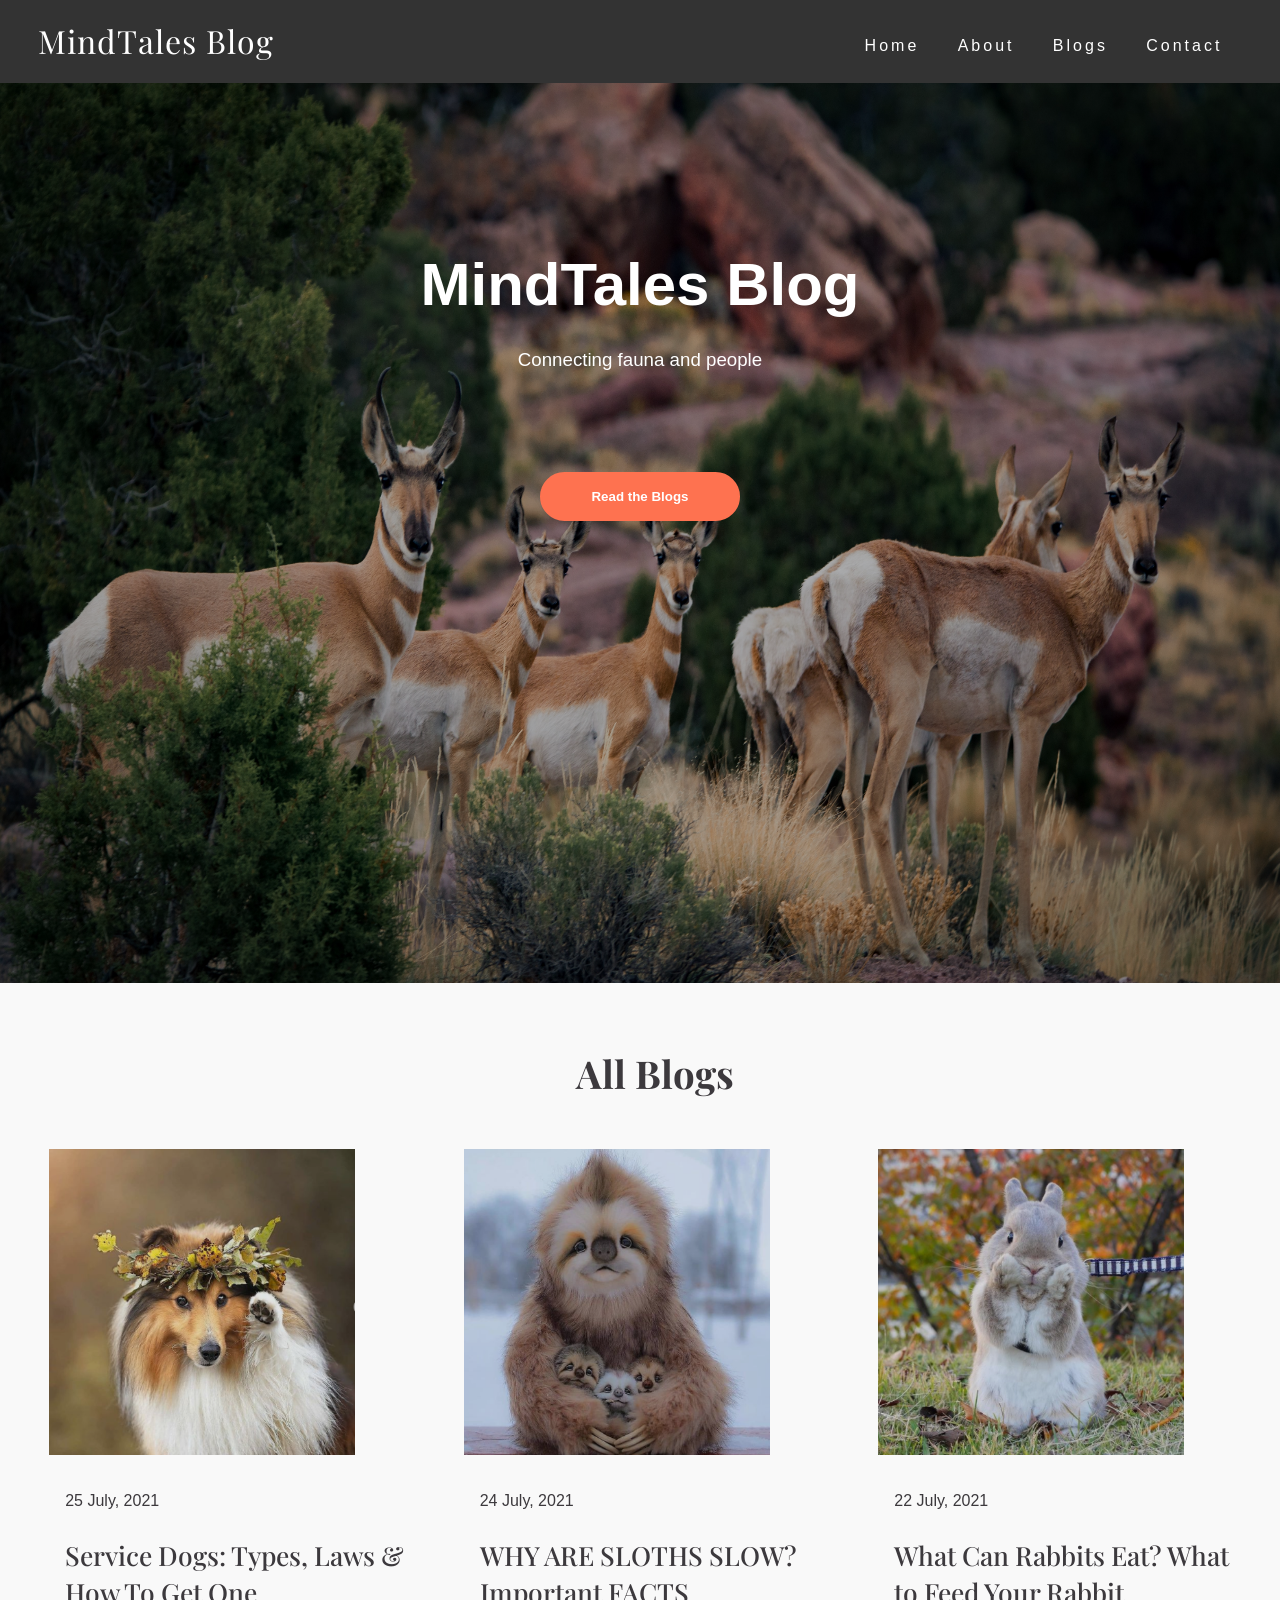
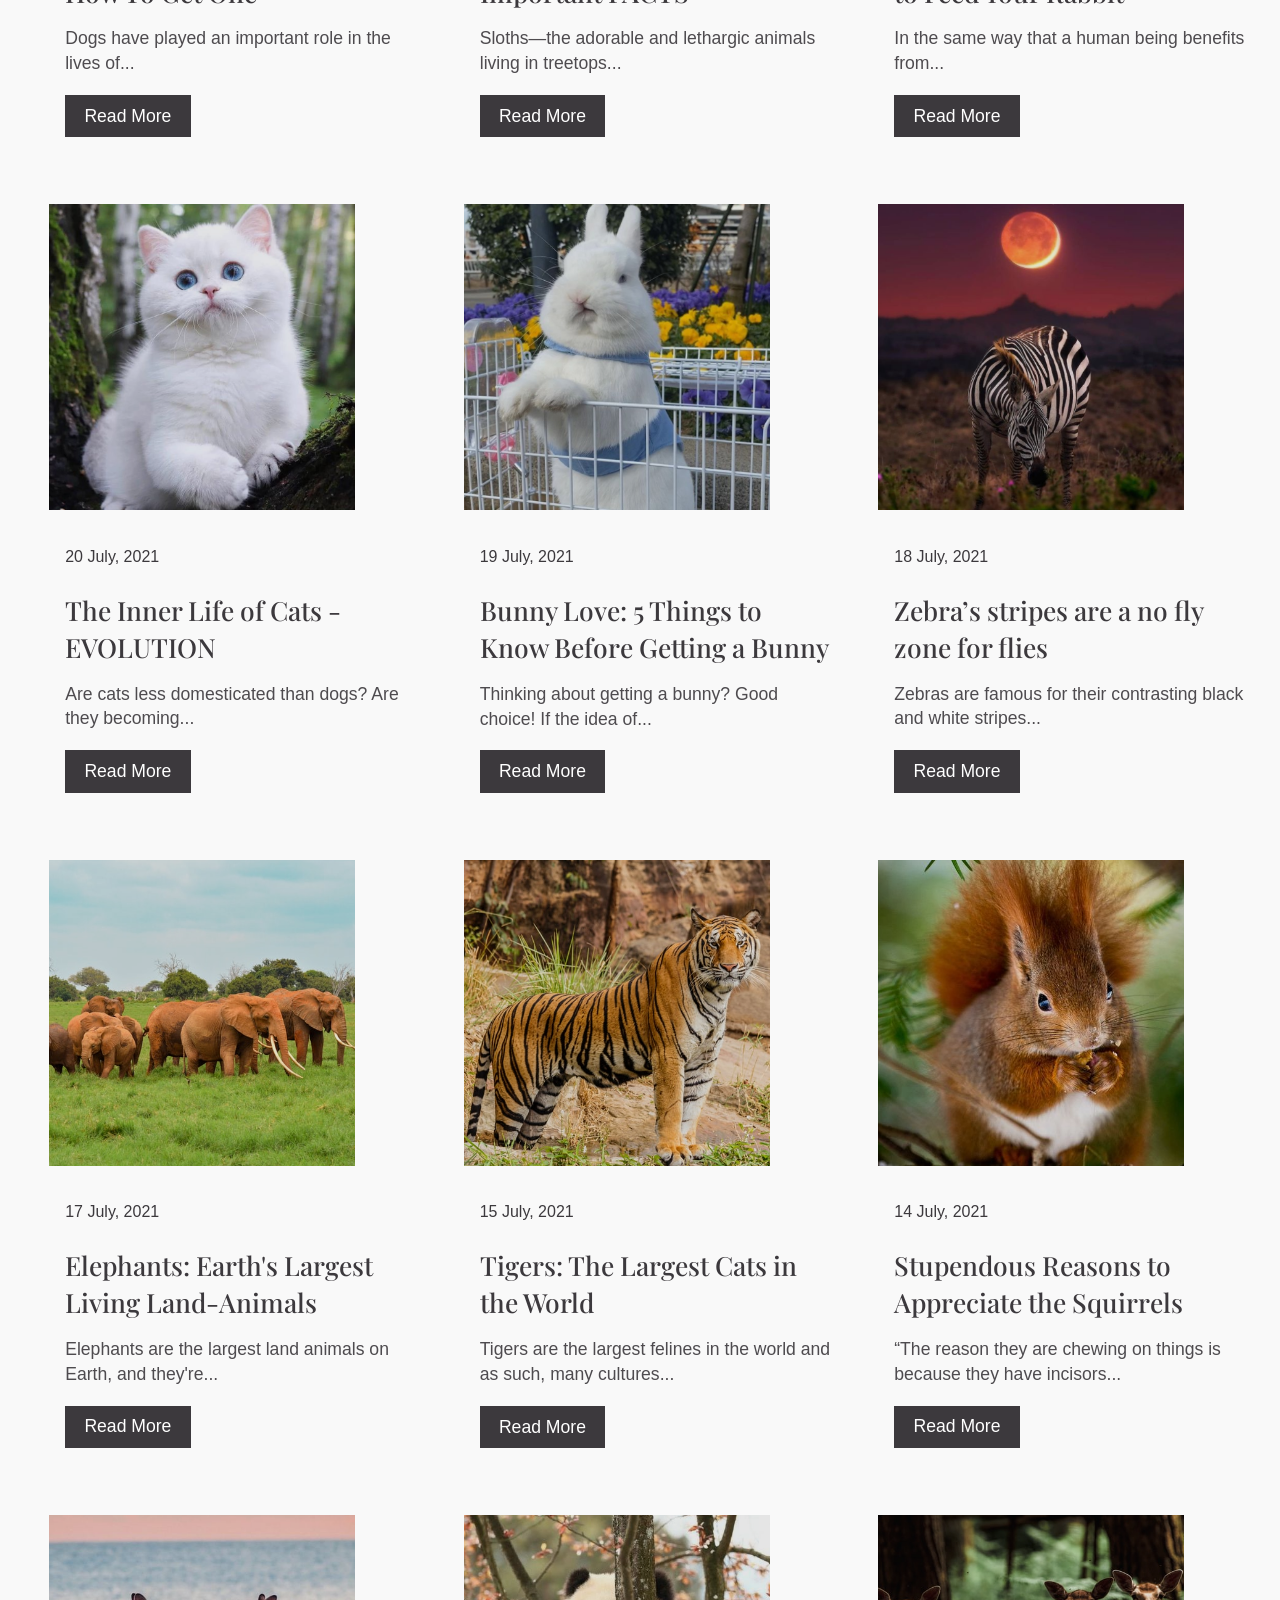
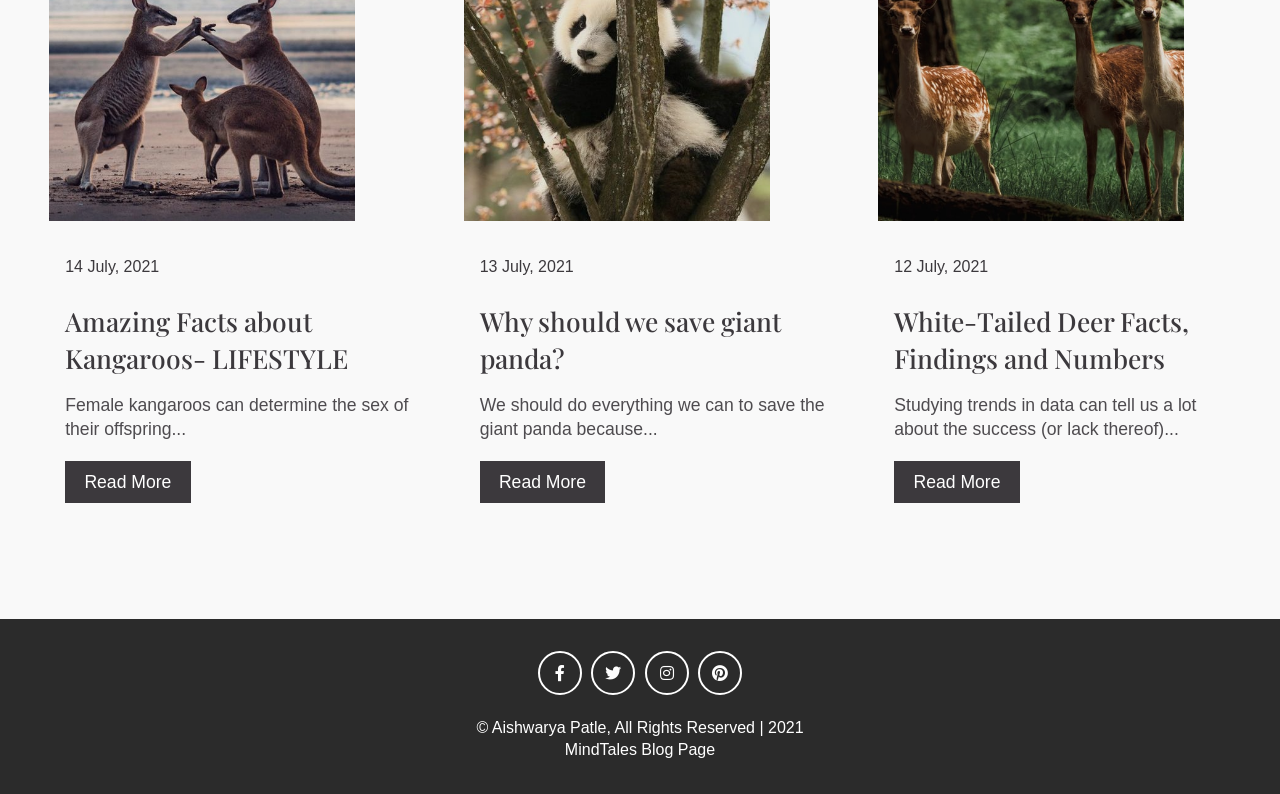
<file: blogs.html>
<!DOCTYPE html>
<html lang="en">
<head>
    <meta charset="UTF-8">
    <meta http-equiv="X-UA-Compatible" content="IE=edge">
    <meta name="viewport" content="width=device-width, initial-scale=1.0">
    <title>Blogs</title>
    <link rel="stylesheet" href="https://cdnjs.cloudflare.com/ajax/libs/font-awesome/5.14.0/css/all.min.css"/>
	<link rel="stylesheet" href="style.css" />
	<link rel="stylesheet" href="blog.css" />
    <link rel="stylesheet" href="slide.css" />

</head>
<body >
    <nav class = "navbar">
        <div class = "container">
            <a href = "index.html" class = "navbar-brand">MindTales Blog</a>
            <div class = "navbar-nav">
                <a href = "index.html">Home</a>
                <a href = "index.html#about">About</a>
                <a href = "blogs.html">Blogs</a>
                <a href = "index.html#contact">Contact</a>
            </div>
        </div>
    </nav>

    <section onclick="slider()">
        <div class = "banner">
            <div class="slider">
                <img src="images/deer.jpg" id="slideImg">
            </div>
            <div class="overlay">
                <div class="content">
                    <h1>MindTales Blog</h1>
                    <h3>Connecting fauna and people</h3>
                    <div>
                        <button type="button" onclick="document.location='#blog'">Read the Blogs</button>
                    </div>
                </div>
            </div>
        </div>
    </section>
        
     <!-- blog -->
     <section class = "blog" id = "blog">
        <div class = "container">
            <div class = "title">
                <h2>All Blogs</h2>
            </div>
            <div class = "blog-content">

            <!-- item1 dog -->
                <div class = "blog-item">
                    <div class = "blog-img">
                        <img src = "images/blog-DOGI2.png" alt = "">
                    </div>
                    <div class = "blog-text">
                        <span>25 July, 2021</span>
                        <h2>Service Dogs: Types, Laws & How To Get One</h2>
                        <p>Dogs have played an important role in the lives of...</p>
                        <a href = "blog1.html">Read More</a>
                    </div>
                </div>
            <!-- end of item -->

            <!-- item2 otter -->
                <div class = "blog-item">
                    <div class = "blog-img">
                        <img src = "images/blog-Otter.png" alt = "">
                    </div>
                    <div class = "blog-text">
                        <span>24 July, 2021</span>
                        <h2>WHY ARE SLOTHS SLOW? Important FACTS</h2>
                        <p>Sloths—the adorable and lethargic animals living in treetops...<br></p>
                        <a href = "blog2.html">Read More</a>
                    </div>
                </div>
            <!-- end of item -->

            <!-- item3 rabbit -->
                <div class = "blog-item">
                    <div class = "blog-img">
                        <img src = "images/blog-rabbit-1.png" alt = "">
                    </div>
                    <div class = "blog-text">
                        <span>22 July, 2021</span>
                        <h2>What Can Rabbits Eat? What to Feed Your Rabbit</h2>
                        <p>In the same way that a human being benefits from...</p>
                        <a href = "blog3.html">Read More</a>
                    </div>
                </div>
            <!-- end of item -->

            <!-- item4 cat -->
                <div class = "blog-item">
                    <div class = "blog-img">
                        <img src = "images/blog-Cat.png" alt = "">
                    </div>
                    <div class = "blog-text">
                        <span>20 July, 2021</span>
                        <h2>The Inner Life of Cats - EVOLUTION</h2>
                        <p>Are cats less domesticated than dogs? Are they becoming...</p>
                        <a href = "blog4.html">Read More</a>
                    </div>
                </div>
          <!-- end of item -->

          <!-- item5 rabbit -->
                <div class = "blog-item">
                    <div class = "blog-img">
                        <img src = "images/blog-rabbit-2.png" alt = "">
                    </div>
                    <div class = "blog-text">
                        <span>19 July, 2021</span>
                        <h2>Bunny Love: 5 Things to Know Before Getting a Bunny</h2>
                        <p>Thinking about getting a bunny? Good choice! If the idea of...</p>
                        <a href = "blog5.html">Read More</a>
                    </div>
                </div>
            <!-- end of item -->

            <!-- item6 zebra -->
                <div class = "blog-item">
                    <div class = "blog-img">
                        <img src = "images/blog-Zebra.png" alt = "">
                    </div>
                    <div class = "blog-text">
                        <span>18 July, 2021</span>
                        <h2>Zebra’s stripes are a no fly zone for flies</h2>
                        <p>Zebras are famous for their contrasting black and white stripes...</p>
                        <a href = "blog6.html">Read More</a>
                    </div>
                </div>
            <!-- end of item -->

            <!-- item7 elephants -->
            <div class = "blog-item">
                <div class = "blog-img">
                    <img src = "images/blog-elephants.png" alt = "">
                </div>
                <div class = "blog-text">
                    <span>17 July, 2021</span>
                    <h2>Elephants: Earth's Largest Living Land-Animals</h2>
                    <p>Elephants are the largest land animals on Earth, and they're...</p>
                    <a href = "blog7.html">Read More</a>
                </div>
            </div>
        <!-- end of item -->

        <!-- item8 tiger -->
        <div class = "blog-item">
            <div class = "blog-img">
                <img src = "images/blog-tiger.png" alt = "">
            </div>
            <div class = "blog-text">
                <span>15 July, 2021</span>
                <h2>Tigers: The Largest Cats in the World</h2>
                <p>Tigers are the largest felines in the world and as such, many cultures...</p>
                <a href = "blog8.html">Read More</a>
            </div>
        </div>
        <!-- end of item -->

        <!-- item9 squirrel -->
        <div class = "blog-item">
            <div class = "blog-img">
                <img src = "images/blog-squirrel1.png" alt = "">
            </div>
            <div class = "blog-text">
                <span>14 July, 2021</span>
                <h2>Stupendous Reasons to Appreciate the Squirrels</h2>
                <p>“The reason they are chewing on things is because they have incisors...</p>
                <a href = "blog9.html">Read More</a>
            </div>
        </div>
        <!-- end of item -->

        <!-- item10 kangaroo -->
        <div class = "blog-item">
            <div class = "blog-img">
                <img src = "images/blog-kangaroo.png" alt = "">
            </div>
            <div class = "blog-text">
                <span>14 July, 2021</span>
                <h2>Amazing Facts about Kangaroos- LIFESTYLE</h2>
                <p>Female kangaroos can determine the sex of their offspring...</p>
                <a href = "blog10.html">Read More</a>
            </div>
        </div>
        <!-- end of item -->

        <!-- item11 panda -->
        <div class = "blog-item">
            <div class = "blog-img">
                <img src = "images/blog-panda1.png" alt = "">
            </div>
            <div class = "blog-text">
                <span>13 July, 2021</span>
                <h2>Why should we save giant panda?</h2>
                <p>We should do everything we can to save the giant panda because...</p>
                <a href = "blog11.html">Read More</a>
            </div>
        </div>
        <!-- end of item -->

        <!-- item12 deer -->
        <div class = "blog-item">
            <div class = "blog-img">
                <img src = "images/blog-deer.png" alt = "">
            </div>
            <div class = "blog-text">
                <span>12 July, 2021</span>
                <h2>White-Tailed Deer Facts, Findings and Numbers</h2>
                <p>Studying trends in data can tell us a lot about the success (or lack thereof)...</p>
                <a href = "blog12.html">Read More</a>
            </div>
        </div>
        <!-- end of item -->
            </div>
        </div>
    </section>

    <!-- footer -->
    <footer>
        <div class = "social-links">
          <a href = "#"><i class = "fab fa-facebook-f"></i></a>
          <a href = "#"><i class = "fab fa-twitter"></i></a>
          <a href = "#"><i class = "fab fa-instagram"></i></a>
          <a href = "#"><i class = "fab fa-pinterest"></i></a>
        </div>
        <span>© Aishwarya Patle, All Rights Reserved | 2021</span>
        <br>
        <span>MindTales Blog Page</span>
    </footer>
      <!-- end of footer -->

      <script>
            var slideImg = document.getElementById("slideImg");
            var images = new Array(
                "images/deer.jpg",
                "images/fox.jpg",
                "images/dog1.jpg",
                "images/kangroo.jpg",
                "images/lion.jpg",
                "images/dog.jpg",
                "images/rabbit.jpg"
            );
            
            var len = images.length;
            var i = 0;
            
            function slider()
            {
                if(i > len-1)
                {
                    i=0;
                }
                slideImg.src=images[i];
                i++;
                setTimeout('slider()',500);
            }
        </script>
      <script src="like.js"></script>
</body>
</html>
</file>
<file: style.css>
@import url('https://fonts.googleapis.com/css2?family=Playfair+Display:wght@500;600;700;800;900&family=Quicksand:wght@300;400;500;600;700&display=swap');

:root{
    --Playfair: 'Playfair Display', serif;
    --Quicksand: 'Quicksand', sans-serif;
    --Roboto: 'Roboto', sans-serif;
    --dark: #3c393d;
    --exDark: #2b2b2b;
}
*{
    padding: 0;
    margin: 0;
    font-family: var(--Quicksand);
}
body{
    line-height: 1.4;
    color: var(--dark);
}
img{
    width: 100%;
    display: block;
}
.container{
    max-width: 1320px;
    margin: 0 auto;
    padding: 0 1.2rem;
}

/* header */
header{
    min-height: 100vh;
    background: linear-gradient(rgba(0, 0, 0, 0.4), rgba(0, 0, 0, 0.4)), url(images/computer.jpg) center/cover no-repeat fixed;
    display: flex;
    flex-direction: column;
    justify-content: stretch;
}
.navbar{
    background: rgba(0, 0, 0, 0.8);
    padding: 1.2rem;
    position:relative;
    width: 97%;
}
.navbar-brand{
    color: #fff;
    font-size: 2rem;
    display: block;
    text-align: center;
    text-decoration: none;
    font-family: var(--Playfair);
    letter-spacing: 1px;
}
.navbar-nav{
    display:flex;
    padding: 0.8rem 0 0.2rem 0;
    text-align: center;
}
.navbar-nav a{
    font-family: var(--Roboto);
    letter-spacing: 1px;
    font-weight: 510;
    color: #fff;
    text-decoration: none;
    display: inline-block;
    padding: 3px 22px;
    border-radius: 20px;
    letter-spacing: 3px;
    transition: opacity 0.5s ease;
}
.navbar-nav a:hover{
    color: black;
    background-color: white;
    opacity: 0.7;
}
.navbar-nav a:active{
    color: black;
    background-color: white;
    opacity: 0.7;
}
.banner{
    flex: 1;
    display: flex;
    align-items: center;
    justify-content: center;
    text-align: center;
    color: #fff;
}
.banner-title{
    font-size: 3rem;
    font-family: var(--Playfair);
    line-height: 1.2;
}
.banner p{
    padding: 1rem 0 2rem 0;
    font-size: 1.7rem;
    text-transform: capitalize;
    font-family: var(--Roboto);
    font-weight: 300;
    word-spacing: 2px;
}

@media screen and (max-width: 1024px){
    nav .container{
        display:flex;
        flex-direction: column;
        align-items: center;
    }
    nav.navbar{
        height: 70px;
    }
}

/* blog */
.blog{
    background: #f9f9f9;
    padding: 3rem 0;
    padding-left: 30px;
}

.title{
    text-align: center;
    padding: 1rem 0;
}
.title h2{
    font-family: var(--Playfair);
    font-size: 2.4rem;
}

.blog-content{
    margin: 2rem 0;
}

.blog-img{
    position: relative;
    overflow: hidden;
}

.blog-img::after{
    position: absolute;
    content: "";
    top: 0;
    left: 0;
    width: 100%;
    height: 100%;
    background: rgba(0, 0, 0, 0.1);
}

.blog-img img{
    transition:  all 0.5s ease;
}

.blog-item:hover img{
    transform: scale(1.2);
}

.blog-text{
    margin: 2.2rem 0;
    padding: 0 1rem;
}

.blog-text span{
    font-weight: 300;
    display: block;
    padding-bottom: 0.5rem;
}
.blog-text h2{
    font-family: var(--Playfair);
    padding: 1rem 0;
    font-size: 1.65rem;
    font-weight: 500;
}
.blog-text p{
    font-weight: 300;
    font-size: 1.1rem;
    opacity: 0.9;
    padding-bottom: 1.2rem;
}
.blog-text a{
    font-family: var(--Roboto);
    font-size: 1.1rem;
    text-decoration: none;
    color: var(--dark);
    display: inline-block;
    background: var(--dark);
    color: #fff;
    padding: 0.55rem 1.2rem;
    transition: all 0.5s ease;
}
.blog-text a:hover{
    background: var(--exDark);
}
.but{
    padding: 10px 0;
    display: flex;
    justify-content: flex-end;
}
button{
    width: 200px;
    padding: 15px 0;
    margin-left: 100px;
    text-align: center;
    margin: 0 10px;
    border-radius: 25px;
    font-weight: bold;
    border: 2px solid #fe7250;
    background: #fe7250;
    color:#fff;
    cursor:pointer;
    transition: background 0.5s;
  }
button:hover{
    background:transparent;
    border: 2px solid #fff;
  }

/* contact */
.container1{
    padding-top: 100px;
    background:#f9f9f9
}
.row h3 {
    font-family: 'Roboto', sans-serif, 'arial';
    font-weight: 600;
    font-size: 50px;
    color: rgb(46, 41, 41);
    text-align: center;
}
.row h4 {
    font-family: 'Roboto', sans-serif, 'arial';
    font-weight: 400;
    font-size: 20px;
    color: #9b9b9b;
    line-height: 1.5;
}

/* ///// inputs /////*/

input:focus ~ label, textarea:focus ~ label, input:valid ~ label, textarea:valid ~ label {
    font-size: 0.75em;
    color: #999;
    top: -5px;
    -webkit-transition: all 0.225s ease;
    transition: all 0.225s ease;
}

.styled-input {
    float: left;
    width: 293px;
    margin: 1rem 0;
    position: relative;
    border-radius: 4px;
}

@media only screen and (max-width: 768px){
    .styled-input {
        width:100%;
    }
}

.styled-input label {
    color: #999;
    padding: 1.3rem 30px 1rem 30px;
    position: absolute;
    top: -6px;
    left: 0;
    -webkit-transition: all 0.25s ease;
    transition: all 0.25s ease;
    pointer-events: none;
}

.styled-input.wide { 
    width: 650px;
    max-width: 100%;
}

input, textarea {
    padding: 15px;
    border: 0;
    width: 100%;
    font-size: 1rem;
    background-color: #2d2d2d;
    color: white;
    border-radius: 4px;
}

input:focus, textarea:focus { outline: 0; }

input:focus ~ span, textarea:focus ~ span {
    width: 100%;
    -webkit-transition: all 0.075s ease;
    transition: all 0.075s ease;
}

textarea {
    width: 100%;
    min-height: 10em;
}

.input-container {
    width: 650px;
    max-width: 100%;
    margin: 20px auto 25px auto;
}

.submit-btn {
    display:flex;
    padding: 7px 35px;
    border-radius: 60px;
    display: inline-block;
    background-color: #4b8cfb;
    color: white;
    font-size: 18px;
    cursor: pointer;
    box-shadow: 0 2px 5px 0 rgba(0,0,0,0.06),
              0 2px 10px 0 rgba(0,0,0,0.07);
    -webkit-transition: all 300ms ease;
    transition: all 300ms ease;
}
.submit-btn:hover {
    transform: translateY(1px);
    box-shadow: 0 1px 1px 0 rgba(0,0,0,0.10),
              0 1px 1px 0 rgba(0,0,0,0.09);
}
@media (max-width: 768px) {
    .submit-btn {
        width:100%;
        float: none;
        text-align:center;
    }
}
input[type=checkbox] + label {
  color: #ccc;
  font-style: italic;
} 
input[type=checkbox]:checked + label {
  color: #f00;
  font-style: normal;
}

/* about */
.about{
    height: 120px;
    background-image: linear-gradient(to left,#ff00cc,#5b5bb1);
    padding: 4.5rem 0;
    padding-bottom: 90px;
}
.container-abt{
    display:flex;
    flex-direction: column;
    text-align: center;
}
.about-title{
    color:#fff;
    font-family: var(--Roboto);
    font-size: 1.9rem;
    margin-bottom: 10px;
}
.about-para h3{
    color:rgb(247, 245, 245);
    margin-bottom: 3px;
}
.about-para p{
    color:rgb(238, 235, 235);
    margin-bottom: 3px;
}

/* footer */
footer{
    background: var(--exDark);
    color: #fff;
    text-align: center;
    padding: 2rem 0;
}
.social-links{
    display: flex;
    justify-content: center;
    margin-bottom: 1.4rem;
}
.social-links a{
    border: 2px solid #fff;
    color: #fff;
    display: block;
    width: 40px;
    height: 40px;
    display: flex;
    justify-content: center;
    align-items: center;
    border-radius: 50%;
    text-decoration: none;
    margin: 0 0.3rem;
    transition: all 0.5s ease;
}

.social-links a:hover{
    background: #fff;
    color: var(--exDark);
}

.footer span{
    margin-top: 0.1rem;
    display: block;
    font-family: var(--Playfair);
    letter-spacing: 2px;
}

/* Media Queries */
@media screen and (min-width: 540px){
    .navbar-nav a{
        padding-right: 1.2rem;
        padding-left: 1.2rem;
    }
    .banner-title{
        font-size: 5rem;
    }
}

@media screen and (min-width: 768px){
    .navbar .container{
        display: flex;
        align-items: center;
        justify-content: space-between;
    }
    .blog-content{
        display: grid;
        grid-template-columns: repeat(2, 1fr);
        gap: 2rem;
    }
}

@media screen and (min-width: 992px){
    .blog-content{
        grid-template-columns: repeat(3, 1fr);
    }
    .about-content{
        display: grid;
        grid-template-columns: repeat(2, 1fr);
        column-gap: 3rem;
        align-items: center;
    }
}
</file>
<file: blog.css>
@import url('https://fonts.googleapis.com/css2?family=Playfair+Display:wght@500;600;700;800;900&family=Quicksand:wght@300;400;500;600;700&display=swap');

:root{
    --Playfair: 'Playfair Display', serif;
    --Quicksand: 'Quicksand', sans-serif;
    --Roboto: 'Roboto', sans-serif;
}

.blog-img-container {
	text-align: center;
}
section.blog-container {
	padding: 0 10px;
	padding-left: 30px;
}
.blog-img {
	width: 80%;
	margin-bottom: 2rem;
}
body {
    font-family: var(--Playfair);
}
h1.blog-title {
	font-family: var(--Roboto);
	font-size: 3rem;
	max-width: 70%;
	margin: 50px 0;
	margin-bottom: 3rem;
}
.blog-container p {
	font-size: 1.4rem;
	margin-bottom: 1rem;
	font-weight: 300;
}
h2.blog-subtitle {
	font-size: 2rem;
	max-width: 80%;
	margin: 30px 0;
	margin-top: 3rem;
}
.blog-review {
	display:flex;
	flex-direction: column;
	padding: 0 70px;
}
ul{
	padding-left: 40px;
}
.like {
	font-size: 2rem;
	margin-bottom: 1rem;
	padding-left: 60px;
}
.like i {
	color:tomato;
	height:20px;
}
.comment-box{
	top: 50%;
	left: 50%;
	width: 500px;
	padding-top: 10px;
	padding-left: 60px;
	padding-bottom: 30px;
}
.comment-box input{
	width: 100%;
	height: 50px;
	padding: 0 20px;
	margin-bottom: 15px;
	border-radius: 5px;
	border: 1px solid #3d6369;
}
.comment-box input:focus{
	border: 1px solid #000;
	outline: 0;
}
.comment-box textarea{
	width: 100%;
	height: 150px;
	padding: 15px 20px;
	margin-bottom: 15px;
	border-radius: 5px;
	border: 1px solid #86b0b6;
}
.comment-box textarea:focus{
	border: 1px solid #000;
	outline: 0;
}
.comment-box button{
	border: 0;
	padding: 10px 30px;
	background: #86b0b6;
	font-size: 18px;
	border-radius: 5px;
	color: #fff;
}
.comment-box button:hover{
	background-color: #718a8e;
}
</file>
<file: slide.css>
*{
  margin: o;
  padding: 0;
  font-family: sans-serif;
}
.banner{
  width: 100%;
  height: 100vh;
  position: relative;
  overflow:hidden;
}
.slider{
  width: 100%;
  height: 100vh;
  position: absolute;
  top: 0;
}
#slideImg{
  width: 100%;
  height: 100%;
}
.overlay{
  width: 100%;
  height: 100vh;
  background: linear-gradient(rgba(0,0,0,0.3),rgba(0,0,0,0.3));
  position:absolute;
  top:0;
}
.content{
  width:60%;
  margin: 160px auto 0;
  text-align: center;
  color:#fff;
}
.content h1{
  font-size: 60px;
}
.content h3{
  width:80%;
  margin: 20px auto 100px;
  font-weight: 100;
  line-height: 25px;
}
button{
  width: 200px;
  padding: 15px 0;
  text-align: center;
  margin: 0 10px;
  border-radius: 25px;
  font-weight: bold;
  border: 2px solid #fe7250;
  background: #fe7250;
  color:#fff;
  cursor:pointer;
  transition: background 0.5s;
}
button:hover{
  background:transparent;
  border: 2px solid #fff;
}
</file>
